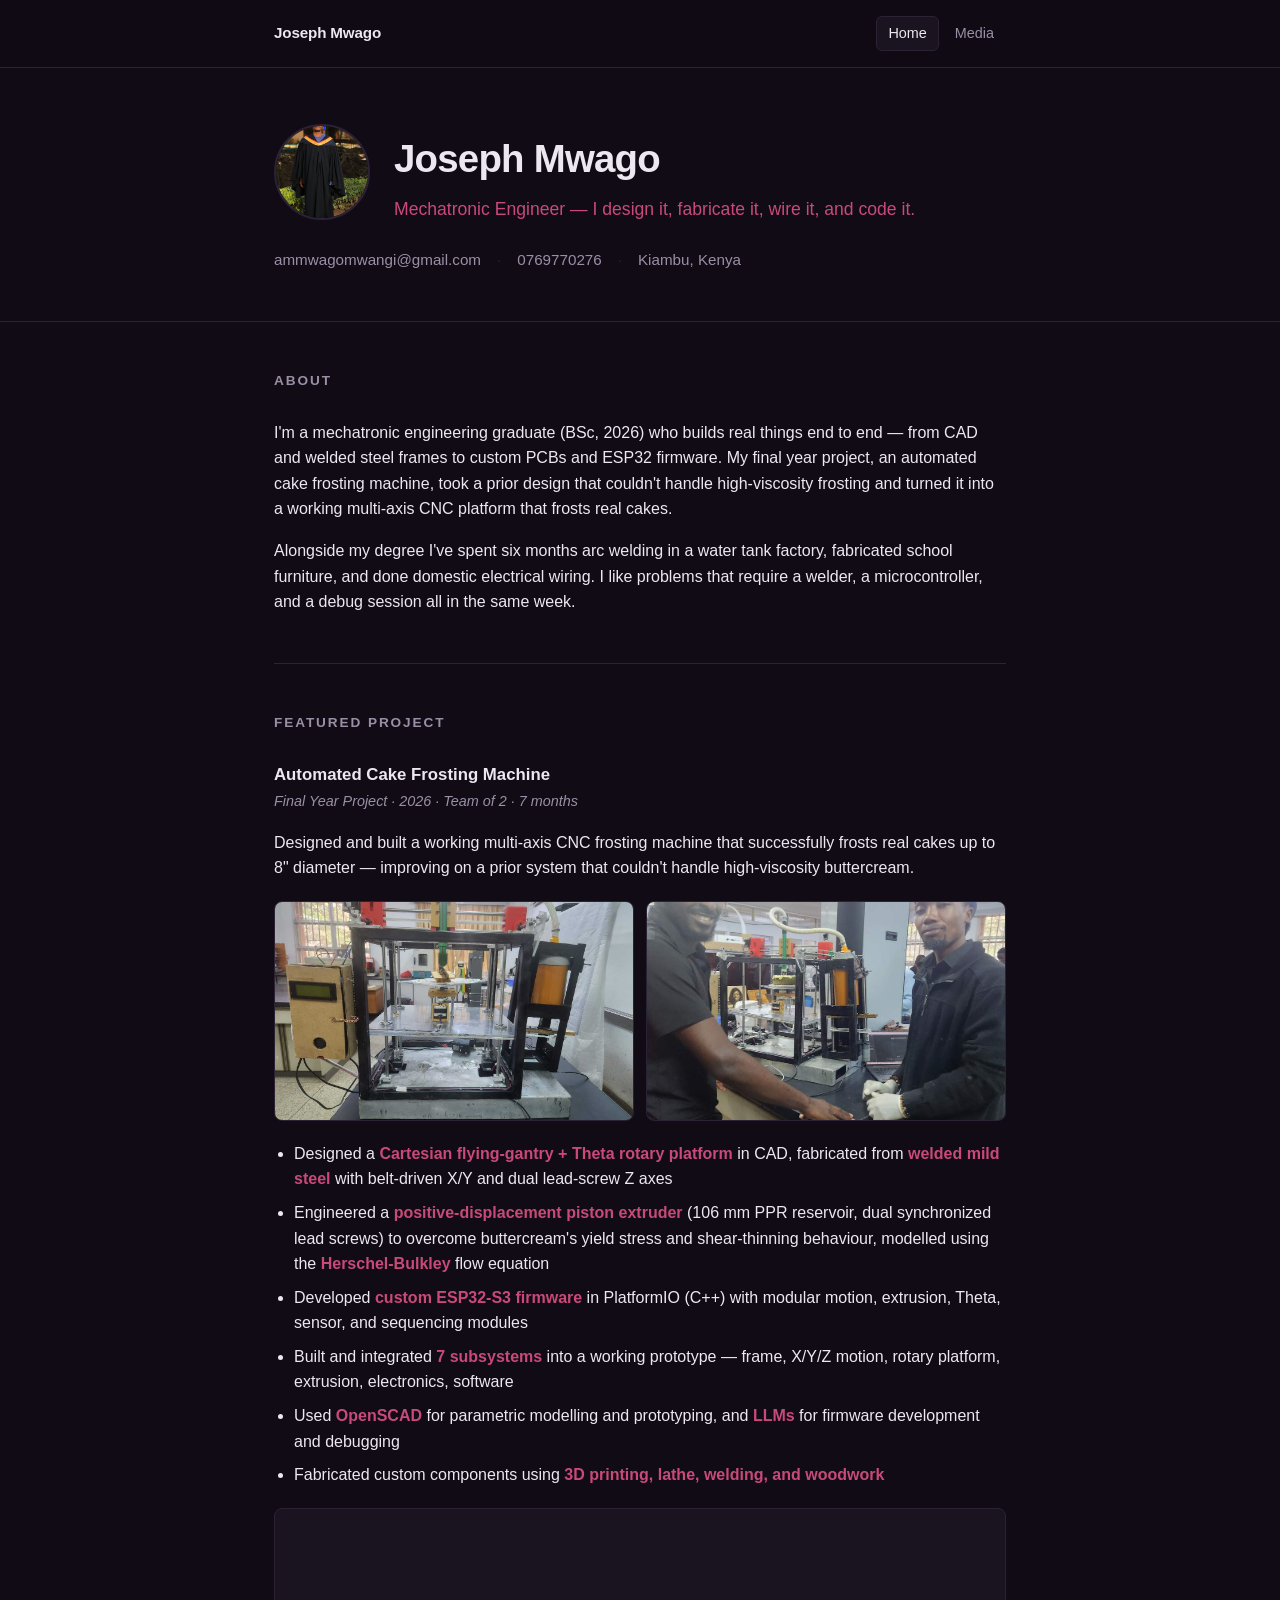
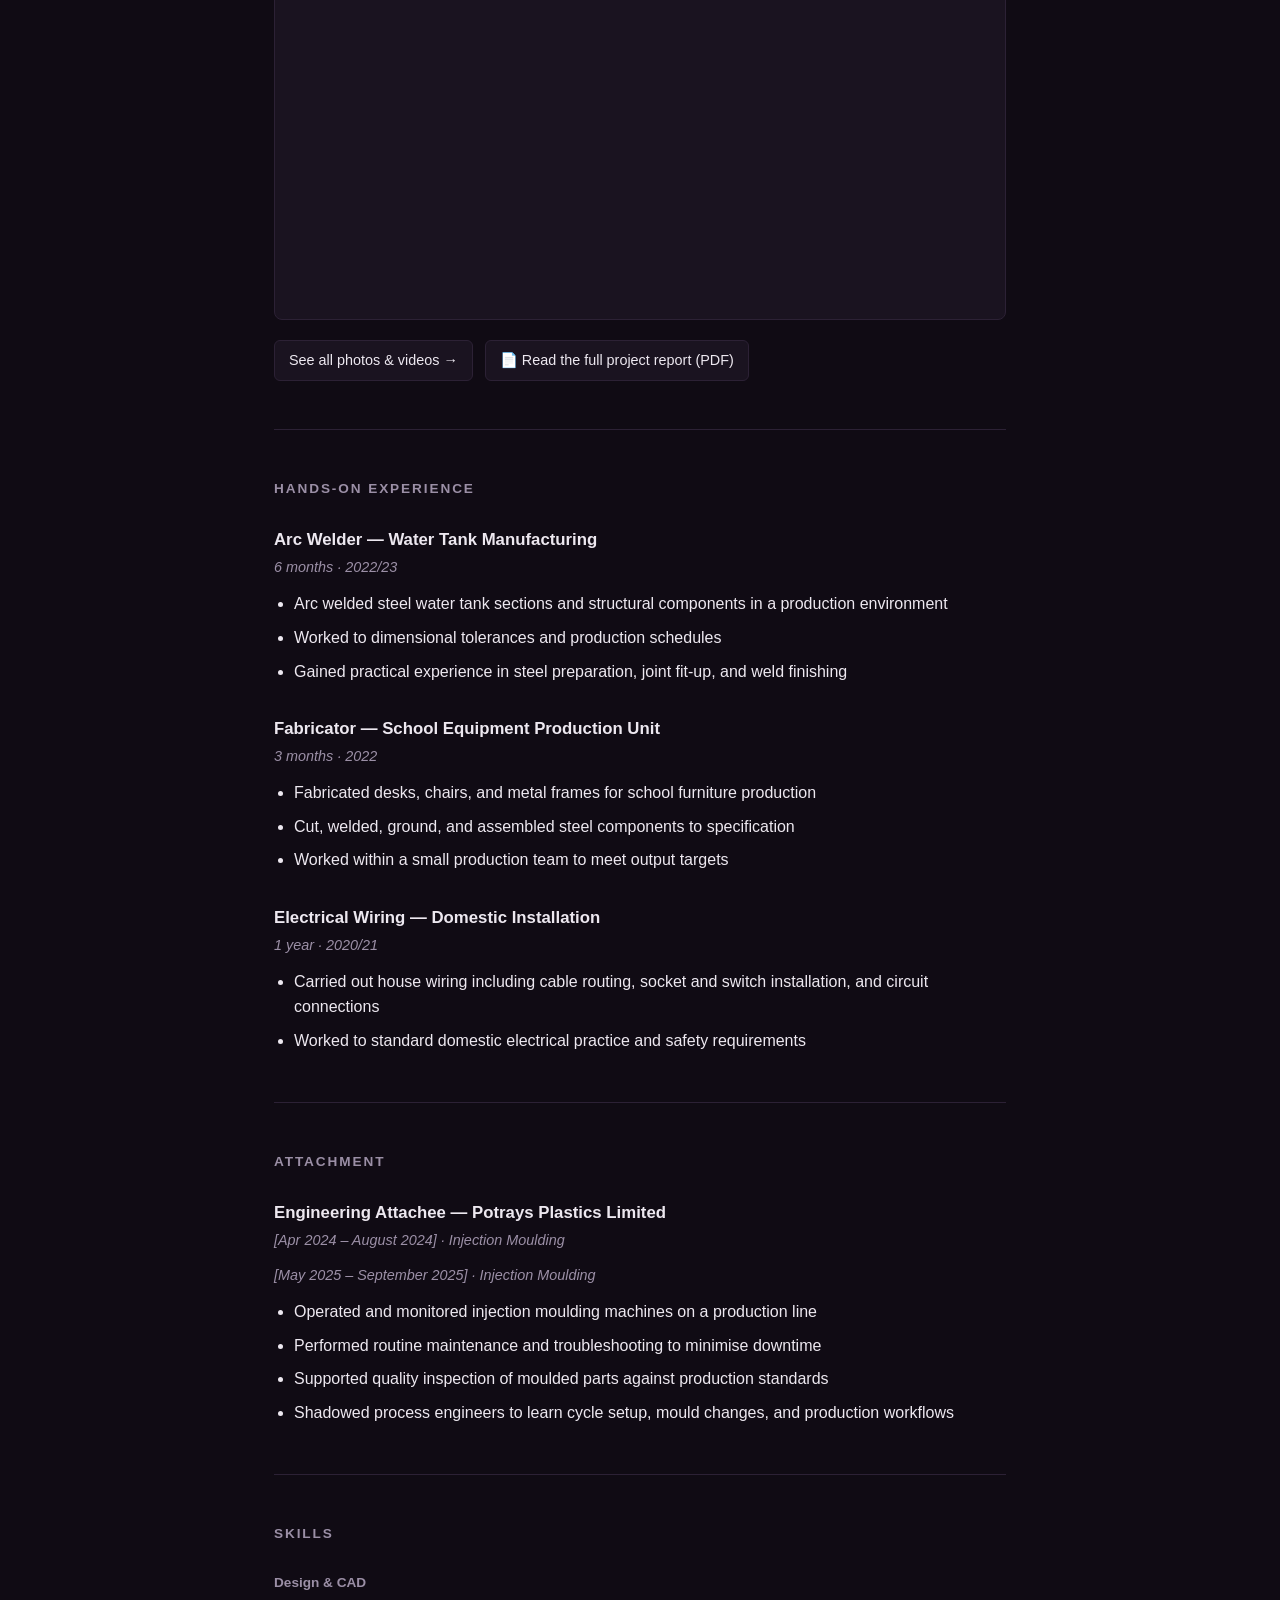
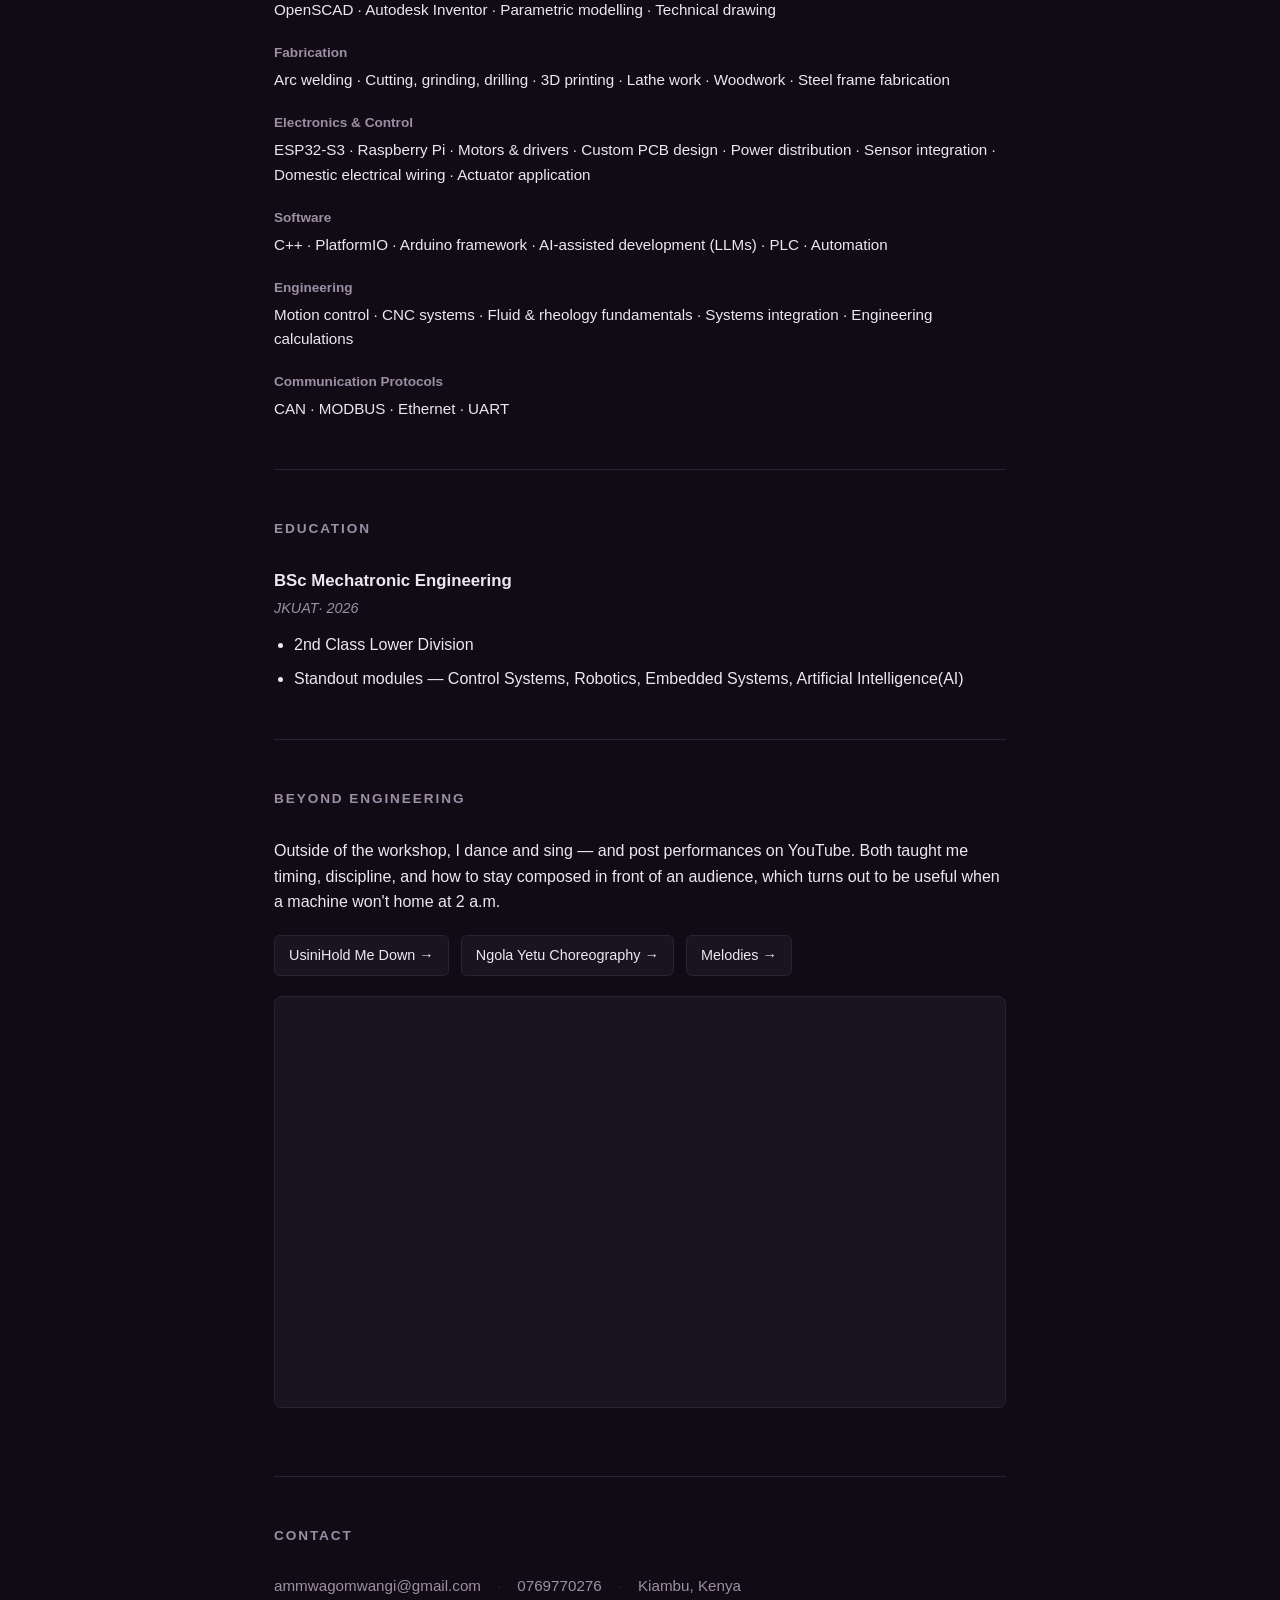
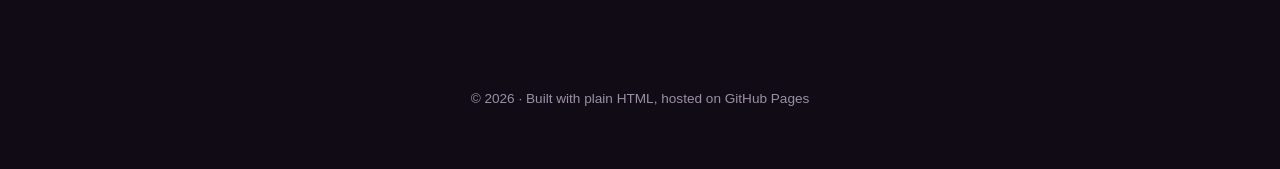
<file: index.html>
<!DOCTYPE html>
<html lang="en">
<head>
<meta charset="UTF-8">
<meta name="viewport" content="width=device-width, initial-scale=1.0">
<title>Joseph Mwago — Mechatronic Engineer</title>
<meta name="description" content="Mechatronics engineer — I design it, weld it, wire it, and code it.">
<link rel="stylesheet" href="css/style.css">
</head>
<body>

<nav class="topnav">
  <div class="wrap nav-wrap">
    <a href="index.html" class="nav-brand">Joseph Mwago</a>
    <div class="nav-links">
      <a href="index.html" class="active">Home</a>
      <a href="media.html">Media</a>
    </div>
  </div>
</nav>

<header class="hero">
  <div class="wrap">
    <div class="hero-top">
      <a href="images/profile.jpg" target="_blank">
  <img class="avatar" src="images/profile.jpg" alt="Joseph Mwago"
       onerror="this.style.display='none'">
</a>
      <div>
        <h1>Joseph Mwago</h1>
        <p class="tagline">Mechatronic Engineer — I design it, fabricate it, wire it, and code it.</p>
      </div>
    </div>
    <div class="contact">
      <a href="mailto:[email]">ammwagomwangi@gmail.com</a>
      <span class="sep">·</span>
      <span>0769770276</span>
      <span class="sep">·</span>
      <span>Kiambu, Kenya</span>
    </div>
  </div>
</header>

<main class="wrap">

  <section class="about">
    <h2>About</h2>
    <p>I'm a mechatronic engineering graduate (BSc, 2026) who builds real things end to end — from CAD and welded steel frames to custom PCBs and ESP32 firmware. My final year project, an automated cake frosting machine, took a prior design that couldn't handle high-viscosity frosting and turned it into a working multi-axis CNC platform that frosts real cakes.</p>
    <p>Alongside my degree I've spent six months arc welding in a water tank factory, fabricated school furniture, and done domestic electrical wiring. I like problems that require a welder, a microcontroller, and a debug session all in the same week.</p>
  </section>

  <section>
    <h2>Featured Project</h2>
    <div class="entry">
      <h3>Automated Cake Frosting Machine</h3>
      <p class="meta">Final Year Project · 2026 · Team of 2 · 7 months</p>
      <p>Designed and built a working multi-axis CNC frosting machine that successfully frosts real cakes up to 8" diameter — improving on a prior system that couldn't handle high-viscosity buttercream.</p>

      <div class="gallery gallery-2">
        <a href="images/photo-132.jpg" target="_blank">
  <img src="images/photo-132.jpg" alt="Frosting machine — front view" onerror="this.parentElement.style.display='none'">
</a>
<a href="images/photo-135.jpg" target="_blank">
  <img src="images/photo-135.jpg" alt="Da Engineers" onerror="this.parentElement.style.display='none'">
</a>
      </div>

      <ul>
        <li>Designed a <strong>Cartesian flying-gantry + Theta rotary platform</strong> in CAD, fabricated from <strong>welded mild steel</strong> with belt-driven X/Y and dual lead-screw Z axes</li>
        <li>Engineered a <strong>positive-displacement piston extruder</strong> (106 mm PPR reservoir, dual synchronized lead screws) to overcome buttercream's yield stress and shear-thinning behaviour, modelled using the <strong>Herschel-Bulkley</strong> flow equation</li>
        <li>Developed <strong>custom ESP32-S3 firmware</strong> in PlatformIO (C++) with modular motion, extrusion, Theta, sensor, and sequencing modules</li>
        <li>Built and integrated <strong>7 subsystems</strong> into a working prototype — frame, X/Y/Z motion, rotary platform, extrusion, electronics, software</li>
        <li>Used <strong>OpenSCAD</strong> for parametric modelling and prototyping, and <strong>LLMs</strong> for firmware development and debugging</li>
        <li>Fabricated custom components using <strong>3D printing, lathe, welding, and woodwork</strong></li>
      </ul>
      <div class="video-embed">
        <iframe src="https://go.screenpal.com/player/cOQXiVnwE08"
                title="Cake frosting demo"
                loading="lazy" allowfullscreen frameborder="0" scrolling="no"></iframe>
      </div>
      <div class="project-links">
        <a href="media.html">See all photos &amp; videos →</a>
        <a href="report/report.pdf">📄 Read the full project report (PDF)</a>
      </div>
    </div>
  </section>

  <section>
    <h2>Hands-On Experience</h2>

    <div class="entry">
      <h3>Arc Welder — Water Tank Manufacturing</h3>
      <p class="meta">6 months · 2022/23 </p>
      <ul>
        <li>Arc welded steel water tank sections and structural components in a production environment</li>
        <li>Worked to dimensional tolerances and production schedules</li>
        <li>Gained practical experience in steel preparation, joint fit-up, and weld finishing</li>
      </ul>
    </div>

    <div class="entry">
      <h3>Fabricator — School Equipment Production Unit</h3>
      <p class="meta">3 months · 2022</p>
      <ul>
        <li>Fabricated desks, chairs, and metal frames for school furniture production</li>
        <li>Cut, welded, ground, and assembled steel components to specification</li>
        <li>Worked within a small production team to meet output targets</li>
      </ul>
    </div>

    <div class="entry">
      <h3>Electrical Wiring — Domestic Installation</h3>
      <p class="meta">1 year · 2020/21</p>
      <ul>
        <li>Carried out house wiring including cable routing, socket and switch installation, and circuit connections</li>
        <li>Worked to standard domestic electrical practice and safety requirements</li>
      </ul>
    </div>
  </section>

  <section>
    <h2>Attachment</h2>
    <div class="entry">
      <h3>Engineering Attachee — Potrays Plastics Limited</h3>
      <p class="meta">[Apr 2024 – August 2024] · Injection Moulding</p>
      <p class="meta">[May 2025 – September 2025] · Injection Moulding</p>
      <ul>
        <li>Operated and monitored injection moulding machines on a production line</li>
        <li>Performed routine maintenance and troubleshooting to minimise downtime</li>
        <li>Supported quality inspection of moulded parts against production standards</li>
        <li>Shadowed process engineers to learn cycle setup, mould changes, and production workflows</li>
      </ul>
    </div>
  </section>

  <section>
    <h2>Skills</h2>

    <div class="skill-group">
      <div class="label">Design &amp; CAD</div>
      <div class="items">OpenSCAD · Autodesk Inventor · Parametric modelling · Technical drawing</div>
    </div>
    <div class="skill-group">
      <div class="label">Fabrication</div>
      <div class="items">Arc welding · Cutting, grinding, drilling · 3D printing · Lathe work · Woodwork · Steel frame fabrication</div>
    </div>
    <div class="skill-group">
      <div class="label">Electronics &amp; Control</div>
      <div class="items">ESP32-S3 · Raspberry Pi · Motors &amp; drivers · Custom PCB design · Power distribution · Sensor integration · Domestic electrical wiring · Actuator application</div>
    </div>
    <div class="skill-group">
      <div class="label">Software</div>
      <div class="items">C++ · PlatformIO · Arduino framework · AI-assisted development (LLMs) · PLC · Automation</div>
    </div>
    <div class="skill-group">
      <div class="label">Engineering</div>
      <div class="items">Motion control · CNC systems · Fluid &amp; rheology fundamentals · Systems integration · Engineering calculations</div>
    </div>
   <div class="skill-group">
  <div class="label">Communication Protocols</div>
  <div class="items">CAN · MODBUS · Ethernet · UART</div>
</div>
  </section>

  <section>
    <h2>Education</h2>
    <div class="entry">
      <h3>BSc Mechatronic Engineering</h3>
      <p class="meta">JKUAT· 2026</p>
      <ul>
        <li>2nd Class Lower Division</li>
        <li>Standout modules —  Control Systems, Robotics, Embedded Systems, Artificial Intelligence(AI)</li>
      </ul>
    </div>
  </section>

  <section class="beyond">
    <h2>Beyond Engineering</h2>
    <p>Outside of the workshop, I dance and sing — and post performances on YouTube. Both taught me timing, discipline, and how to stay composed in front of an audience, which turns out to be useful when a machine won't home at 2 a.m.</p>
    <div class="project-links">
      <a href="https://www.youtube.com/watch?v=da2PcmJx1p8">UsiniHold Me Down →</a>
      <a href="https://youtu.be/fsDMKxlKTbM?si=mHFwthcf_KjmyeD1">Ngola Yetu Choreography →</a>
      <a href="https://www.tiktok.com/@managrilla">Melodies →</a>
    </div>
    <div class="video-embed">
        <iframe width="560" height="315" src="https://www.youtube.com/embed/BKxAGB5HZpI?si=GWYn-XJWamlFnkAm" 
          title="YouTube video player" frameborder="0" allow="accelerometer; autoplay; clipboard-write; encrypted-media; gyroscope; picture-in-picture; web-share" referrerpolicy="strict-origin-when-cross-origin" allowfullscreen></iframe>
      </div>
  </section>

  <section>
    <h2>Contact</h2>
    <div class="contact">
      <a href="mailto:ammwagomwangi@gmail.com">ammwagomwangi@gmail.com</a>
      <span class="sep">·</span>
      <span>0769770276</span>
      <span class="sep">·</span>
      <span>Kiambu, Kenya</span>
    </div>
  </section>

</main>

<footer>
  <div class="wrap">
    © 2026 · Built with plain HTML, hosted on GitHub Pages
  </div>
</footer>

</body>
</html>
</file>
<file: css/style.css>
:root {
  --bg: #100b14;
  --surface: #1a1320;
  --surface-hi: #221a2b;
  --border: #2c2135;
  --text: #ede8f0;
  --muted: #9b8fa6;
  --accent: #a33661;
  --accent-hover: #c94a7a;
  --accent-dim: #6b2140;
  --maxw: 780px;
}

* { box-sizing: border-box; }
html { scroll-behavior: smooth; }

body {
  margin: 0;
  background: var(--bg);
  color: var(--text);
  font-family: -apple-system, BlinkMacSystemFont, "Segoe UI", Roboto, Helvetica, Arial, sans-serif;
  line-height: 1.6;
  font-size: 16px;
  -webkit-font-smoothing: antialiased;
}

.wrap {
  max-width: var(--maxw);
  margin: 0 auto;
  padding: 0 24px;
}

/* Top nav */
.topnav {
  border-bottom: 1px solid var(--border);
  background: rgba(16, 11, 20, 0.85);
  backdrop-filter: blur(8px);
  position: sticky;
  top: 0;
  z-index: 50;
}
.nav-wrap {
  display: flex;
  align-items: center;
  justify-content: space-between;
  padding-top: 16px;
  padding-bottom: 16px;
}
.nav-brand {
  color: var(--text);
  text-decoration: none;
  font-weight: 600;
  font-size: 0.95rem;
  letter-spacing: -0.01em;
}
.nav-links {
  display: flex;
  gap: 4px;
}
.nav-links a {
  color: var(--muted);
  text-decoration: none;
  font-size: 0.9rem;
  padding: 6px 12px;
  border-radius: 6px;
  transition: color 0.15s, background 0.15s;
}
.nav-links a:hover {
  color: var(--text);
  background: var(--surface);
}
.nav-links a.active {
  color: var(--text);
  background: var(--surface);
  border: 1px solid var(--border);
  padding: 5px 11px;
}

/* Hero */
header.hero {
  padding: 56px 0 48px;
  border-bottom: 1px solid var(--border);
}
.hero-top {
  display: flex;
  align-items: center;
  gap: 24px;
  margin-bottom: 20px;
}
.avatar-link {
  display: inline-block;
  border-radius: 50%;
  line-height: 0;
  flex-shrink: 0;
  transition: transform 0.15s, box-shadow 0.15s;
}
.avatar-link:hover {
  transform: scale(1.04);
  box-shadow: 0 0 0 3px var(--accent-dim);
}
.avatar {
  width: 96px;
  height: 96px;
  border-radius: 50%;
  object-fit: cover;
  border: 2px solid var(--border);
  flex-shrink: 0;
  background: var(--surface);
}
header.hero h1 {
  font-size: 2.4rem;
  margin: 0 0 6px;
  letter-spacing: -0.02em;
}
header.hero .tagline {
  font-size: 1.1rem;
  color: var(--accent-hover);
  margin: 0;
  font-weight: 500;
}
/* Contact strip */
.contact {
  display: flex;
  flex-wrap: wrap;
  gap: 8px 16px;
  font-size: 0.95rem;
  color: var(--muted);
}
.contact a {
  color: var(--muted);
  text-decoration: none;
  border-bottom: 1px solid transparent;
  transition: color 0.15s, border-color 0.15s;
}
.contact a:hover {
  color: var(--accent-hover);
  border-bottom-color: var(--accent-dim);
}
.contact span.sep { color: var(--border); }

/* Sections */
section {
  padding: 48px 0;
  border-bottom: 1px solid var(--border);
}
section:last-of-type { border-bottom: none; }
h2 {
  font-size: 0.85rem;
  text-transform: uppercase;
  letter-spacing: 0.14em;
  color: var(--muted);
  margin: 0 0 28px;
  font-weight: 600;
}

/* About */
.about p { margin: 0 0 16px; }
.about p:last-child { margin-bottom: 0; }

/* Entries */
.entry { margin-bottom: 32px; }
.entry:last-child { margin-bottom: 0; }
.entry h3 {
  font-size: 1.05rem;
  margin: 0 0 2px;
  font-weight: 600;
}
.entry .meta {
  font-size: 0.9rem;
  color: var(--muted);
  margin: 0 0 12px;
  font-style: italic;
}
.entry ul { margin: 0; padding-left: 20px; }
.entry li { margin-bottom: 8px; }
.entry li:last-child { margin-bottom: 0; }
.entry li strong { color: var(--accent-hover); font-weight: 600; }

/* Project links */
.project-links {
  margin-top: 20px;
  display: flex;
  flex-wrap: wrap;
  gap: 12px;
}
.project-links a {
  display: inline-block;
  padding: 8px 14px;
  background: var(--surface);
  border: 1px solid var(--border);
  border-radius: 6px;
  color: var(--text);
  text-decoration: none;
  font-size: 0.9rem;
  transition: border-color 0.15s, background 0.15s, color 0.15s;
}
.project-links a:hover {
  border-color: var(--accent-dim);
  background: var(--surface-hi);
  color: var(--accent-hover);
}

/* Gallery */
.gallery {
  display: grid;
  grid-template-columns: repeat(auto-fit, minmax(220px, 1fr));
  gap: 12px;
  margin: 20px 0 20px;
}
.gallery-2 {
  grid-template-columns: repeat(auto-fit, minmax(280px, 1fr));
}
.gallery img {
  width: 100%;
  height: 220px;
  object-fit: cover;
  border-radius: 8px;
  border: 1px solid var(--border);
  background: var(--surface);
  display: block;
  transition: transform 0.2s, border-color 0.2s;
  cursor: zoom-in;
}
.gallery img:hover {
  transform: scale(1.01);
  border-color: var(--accent-dim);
}

/* Skills */
.skill-group { margin-bottom: 20px; }
.skill-group:last-child { margin-bottom: 0; }
.skill-group .label {
  font-size: 0.85rem;
  color: var(--muted);
  margin-bottom: 4px;
  font-weight: 600;
}
.skill-group .items { font-size: 0.95rem; }

/* Beyond section */
.beyond p {
  margin: 0 0 8px;
  color: var(--text);
}

/* Footer */
footer {
  padding: 40px 0 60px;
  font-size: 0.85rem;
  color: var(--muted);
  text-align: center;
}
footer a {
  color: var(--muted);
  text-decoration: none;
  border-bottom: 1px solid var(--border);
}
footer a:hover { color: var(--accent-hover); }

/* Responsive */
@media (max-width: 600px) {
  header.hero { padding: 40px 0 36px; }
  .hero-top { flex-direction: column; align-items: flex-start; gap: 16px; }
  header.hero h1 { font-size: 1.9rem; }
  header.hero .tagline { font-size: 1rem; }
  .avatar { width: 80px; height: 80px; }
  section { padding: 36px 0; }
  .gallery img { height: 180px; }
}

/* Print */
@media print {
  :root {
    --bg: #fff; --surface: #fff; --text: #000; --muted: #555;
    --accent: #6b2140; --accent-hover: #6b2140; --border: #ddd;
  }
  body { font-size: 11pt; }
  .topnav, .project-links, .video-embed, .video-grid, .tabs, .slideshow { display: none !important; }
  header.hero { padding: 0 0 20px; }
  section { padding: 16px 0; page-break-inside: avoid; }
  a { color: #000 !important; }
  .gallery img { height: 140px; }
}
/* ============ Compact hero for media page ============ */
.hero-compact {
  padding: 40px 0 32px;
}
.hero-compact h1 {
  font-size: 2rem;
  margin: 0 0 4px;
}
.hero-compact .tagline {
  font-size: 1rem;
  color: var(--muted);
  font-weight: 400;
}

/* ============ Tabs ============ */
.tabs {
  display: flex;
  gap: 4px;
  padding: 24px 0 0;
  border-bottom: 1px solid var(--border);
  margin-bottom: 32px;
}
.tab {
  background: transparent;
  border: none;
  color: var(--muted);
  font: inherit;
  font-size: 0.95rem;
  padding: 12px 18px;
  cursor: pointer;
  border-bottom: 2px solid transparent;
  margin-bottom: -1px;
  transition: color 0.15s, border-color 0.15s;
}
.tab:hover { color: var(--text); }
.tab.active {
  color: var(--text);
  border-bottom-color: var(--accent-hover);
  font-weight: 600;
}

.tab-panel { display: none; padding-bottom: 48px; }
.tab-panel.active { display: block; }

.panel-head {
  display: flex;
  align-items: center;
  justify-content: space-between;
  flex-wrap: wrap;
  gap: 12px;
  margin-bottom: 20px;
}
.panel-hint {
  color: var(--muted);
  font-size: 0.9rem;
  margin: 0;
}

/* Primary button */
.btn-primary {
  background: var(--accent);
  color: #fff;
  border: none;
  font: inherit;
  font-size: 0.9rem;
  font-weight: 600;
  padding: 10px 18px;
  border-radius: 6px;
  cursor: pointer;
  transition: background 0.15s;
}
.btn-primary:hover { background: var(--accent-hover); }

/* ============ Photo grid ============ */
.photo-grid {
  display: grid;
  grid-template-columns: repeat(auto-fill, minmax(180px, 1fr));
  gap: 8px;
}
.photo-grid img {
  width: 100%;
  aspect-ratio: 1 / 1;
  object-fit: cover;
  border-radius: 6px;
  border: 1px solid var(--border);
  background: var(--surface);
  cursor: zoom-in;
  transition: transform 0.15s, border-color 0.15s;
}
.photo-grid img:hover {
  transform: scale(1.02);
  border-color: var(--accent-dim);
}

/* ============ Video grid ============ */
.video-grid {
  display: grid;
  grid-template-columns: repeat(auto-fit, minmax(320px, 1fr));
  gap: 16px;
}

.video-item,
.video-embed {
  position: relative;
  aspect-ratio: 16 / 9;
  background: var(--surface);
  border: 1px solid var(--border);
  border-radius: 8px;
  overflow: hidden;
}

.video-item iframe,
.video-embed iframe {
  position: absolute;
  inset: 0;
  width: 100%;
  height: 100%;
  border: 0;
}

/* Home page hero video gets breathing room around it */
.video-embed {
  margin: 20px 0;
}
/* ============ Slideshow overlay ============ */
.slideshow {
  display: none;
  position: fixed;
  inset: 0;
  background: rgba(10, 6, 12, 0.97);
  z-index: 200;
  align-items: center;
  justify-content: center;
}
.slideshow.open { display: flex; }

.slideshow img {
  max-width: calc(100% - 160px);
  max-height: calc(100% - 80px);
  object-fit: contain;
  border-radius: 4px;
  user-select: none;
}

.ss-close {
  position: absolute;
  top: 20px;
  right: 24px;
  background: transparent;
  border: none;
  color: var(--text);
  font-size: 1.5rem;
  cursor: pointer;
  padding: 8px 12px;
  border-radius: 6px;
  transition: background 0.15s;
}
.ss-close:hover { background: rgba(255, 255, 255, 0.08); }

.ss-nav {
  position: absolute;
  top: 50%;
  transform: translateY(-50%);
  background: rgba(255, 255, 255, 0.04);
  border: 1px solid var(--border);
  color: var(--text);
  font-size: 2rem;
  width: 56px;
  height: 56px;
  border-radius: 50%;
  cursor: pointer;
  display: flex;
  align-items: center;
  justify-content: center;
  transition: background 0.15s, border-color 0.15s;
}
.ss-nav:hover {
  background: rgba(255, 255, 255, 0.09);
  border-color: var(--accent-dim);
}
.ss-prev { left: 24px; }
.ss-next { right: 24px; }

.ss-counter {
  position: absolute;
  bottom: 24px;
  left: 50%;
  transform: translateX(-50%);
  color: var(--muted);
  font-size: 0.9rem;
  letter-spacing: 0.05em;
}

@media (max-width: 600px) {
  .photo-grid { grid-template-columns: repeat(auto-fill, minmax(120px, 1fr)); }
  .slideshow img { max-width: calc(100% - 32px); }
  .ss-nav { width: 44px; height: 44px; font-size: 1.5rem; }
  .ss-prev { left: 8px; }
  .ss-next { right: 8px; }
  .panel-head { flex-direction: column; align-items: flex-start; }
}
</file>
